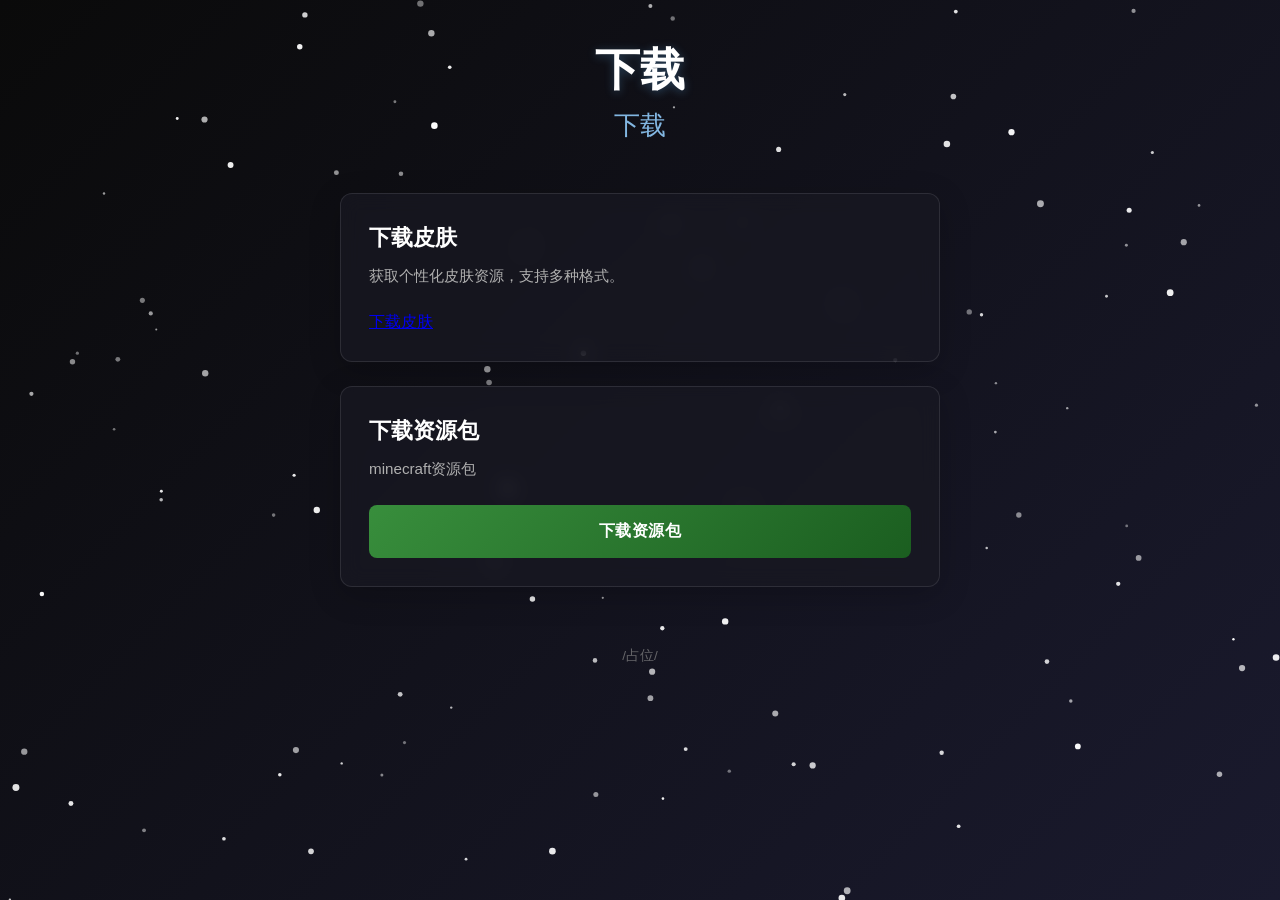
<file: Download/index.html>
<!DOCTYPE html>
<html lang="zh-CN">
<head>
    <meta charset="UTF-8">
    <meta name="viewport" content="width=device-width, initial-scale=1.0">
    <title>下载</title>
    <style>
        * { margin: 0; padding: 0; box-sizing: border-box; }
        
        body {
            background: linear-gradient(135deg, #0a0a0a 0%, #1a1a2e 100%);
            color: #e0e0e0;
            font-family: -apple-system, BlinkMacSystemFont, "Segoe UI", sans-serif;
            min-height: 100vh;
            display: flex;
            flex-direction: column;
            align-items: center;
            padding: 40px 20px;
            position: relative;
            overflow-x: hidden;
        }
        
        #snowCanvas {
            position: fixed;
            top: 0;
            left: 0;
            width: 100%;
            height: 100%;
            pointer-events: none;
            z-index: 1;
        }
        
        .container { 
            max-width: 600px; 
            width: 100%;
            position: relative;
            z-index: 2;
        }
        
        h1 {
            text-align: center;
            font-size: 2.8rem;
            color: #ffffff;
            margin-bottom: 8px;
            font-weight: 700;
            text-shadow: 0 2px 10px rgba(100, 181, 246, 0.3);
        }
        
        h2 {
            text-align: center;
            font-size: 1.6rem;
            color: #90caf9;
            margin-bottom: 50px;
            font-weight: 400;
            opacity: 0.9;
        }
        
        .download-list { 
            display: flex; 
            flex-direction: column; 
            gap: 24px; 
        }
        
        .download-item {
            background: rgba(25, 25, 35, 0.7);
            border: 1px solid rgba(255, 255, 255, 0.1);
            border-radius: 12px;
            padding: 28px;
            backdrop-filter: blur(10px);
            box-shadow: 0 8px 32px rgba(0, 0, 0, 0.2);
            transition: transform 0.2s, box-shadow 0.2s;
        }
        
        .download-item:hover {
            transform: translateY(-2px);
            box-shadow: 0 12px 40px rgba(0, 0, 0, 0.3);
        }
        
        .download-item h3 {
            font-size: 1.4rem;
            color: #ffffff;
            margin-bottom: 12px;
            font-weight: 600;
        }
        
        .download-item p {
            color: #b0b0b0;
            font-size: 0.95rem;
            margin-bottom: 24px;
            line-height: 1.5;
        }
        
        .download-btn {
            display: block;
            width: 100%;
            padding: 16px;
            border: none;
            border-radius: 8px;
            font-size: 1rem;
            font-weight: 600;
            cursor: pointer;
            text-align: center;
            text-decoration: none;
            transition: all 0.2s;
            letter-spacing: 0.5px;
        }
        
        .download-btn:hover {
            opacity: 0.9;
            transform: scale(1.02);
        }
        
        .skin-btn {
            background: linear-gradient(135deg, #d32f2f 0%, #b71c1c 100%);
            color: white;
        }
        
        .resource-btn {
            background: linear-gradient(135deg, #388e3c 0%, #1b5e20 100%);
            color: white;
        }
        
        footer {
            margin-top: 60px;
            color: #888;
            font-size: 0.85rem;
            text-align: center;
            opacity: 0.7;
        }
        
        @media (max-width: 480px) {
            h1 { font-size: 2.2rem; }
            h2 { font-size: 1.4rem; }
            .download-item { padding: 20px; }
        }
    </style>
</head>
<body>
    <canvas id="snowCanvas"></canvas>
    
    <div class="container">
        <h1>下载</h1>
        <h2>下载</h2>
        
        <div class="download-list">
            <div class="download-item">
                <h3>下载皮肤</h3>
                <p>获取个性化皮肤资源，支持多种格式。</p>
                <a href="https://release-assets.githubusercontent.com/github-production-release-asset/1240518982/ee1052d7-e554-4619-8ad2-e153c4b5940f?sp=r&sv=2018-11-09&sr=b&spr=https&se=2026-05-[...]
                   class="download-btn skin-btn" 
                   id="skinBtn"
                   target="_blank"
                   rel="noopener noreferrer">下载皮肤</a>
            </div>
            
            <div class="download-item">
                <h3>下载资源包</h3>
                <p>minecraft资源包</p>
                <a href="https://github.com/user-attachments/files/27851829/YuAnPaCk.zip" 
                   class="download-btn resource-btn" 
                   id="resourceBtn"
                   target="_blank"
                   rel="noopener noreferrer">下载资源包</a>
            </div>
        </div>
        
        <footer>
            <p>/占位/</p>
        </footer>
    </div>
    
    <script>
        const canvas = document.getElementById('snowCanvas');
        const ctx = canvas.getContext('2d');
        let snowflakes = [];
        let animationId = null;
        
        function resizeCanvas() {
            canvas.width = window.innerWidth;
            canvas.height = window.innerHeight;
        }
        
        class Snowflake {
            constructor() {
                this.x = Math.random() * canvas.width;
                this.y = Math.random() * canvas.height;
                this.size = Math.random() * 2.5 + 1;
                this.speed = Math.random() * 0.8 + 0.4;
                this.wind = Math.random() * 0.4 - 0.2;
                this.opacity = Math.random() * 0.6 + 0.4;
            }
            
            update() {
                this.y += this.speed;
                this.x += this.wind;
                
                if (this.y > canvas.height) {
                    this.y = 0;
                    this.x = Math.random() * canvas.width;
                }
                
                if (this.x > canvas.width) this.x = 0;
                if (this.x < 0) this.x = canvas.width;
            }
            
            draw() {
                ctx.beginPath();
                ctx.arc(this.x, this.y, this.size, 0, Math.PI * 2);
                ctx.fillStyle = `rgba(255, 255, 255, ${this.opacity})`;
                ctx.fill();
            }
        }
        
        function initSnow() {
            snowflakes = [];
            const count = Math.min(120, Math.floor(canvas.width * canvas.height / 10000));
            
            for (let i = 0; i < count; i++) {
                snowflakes.push(new Snowflake());
            }
        }
        
        function animate() {
            ctx.clearRect(0, 0, canvas.width, canvas.height);
            
            for (let flake of snowflakes) {
                flake.update();
                flake.draw();
            }
            
            animationId = requestAnimationFrame(animate);
        }
        
        function setupAnimation() {
            if (animationId) cancelAnimationFrame(animationId);
            resizeCanvas();
            initSnow();
            animate();
        }
        
        setupAnimation();
        
        window.addEventListener('resize', setupAnimation);
        window.addEventListener('visibilitychange', () => {
            if (!document.hidden) setupAnimation();
        });
    </script>
</body>
</html>
</file>
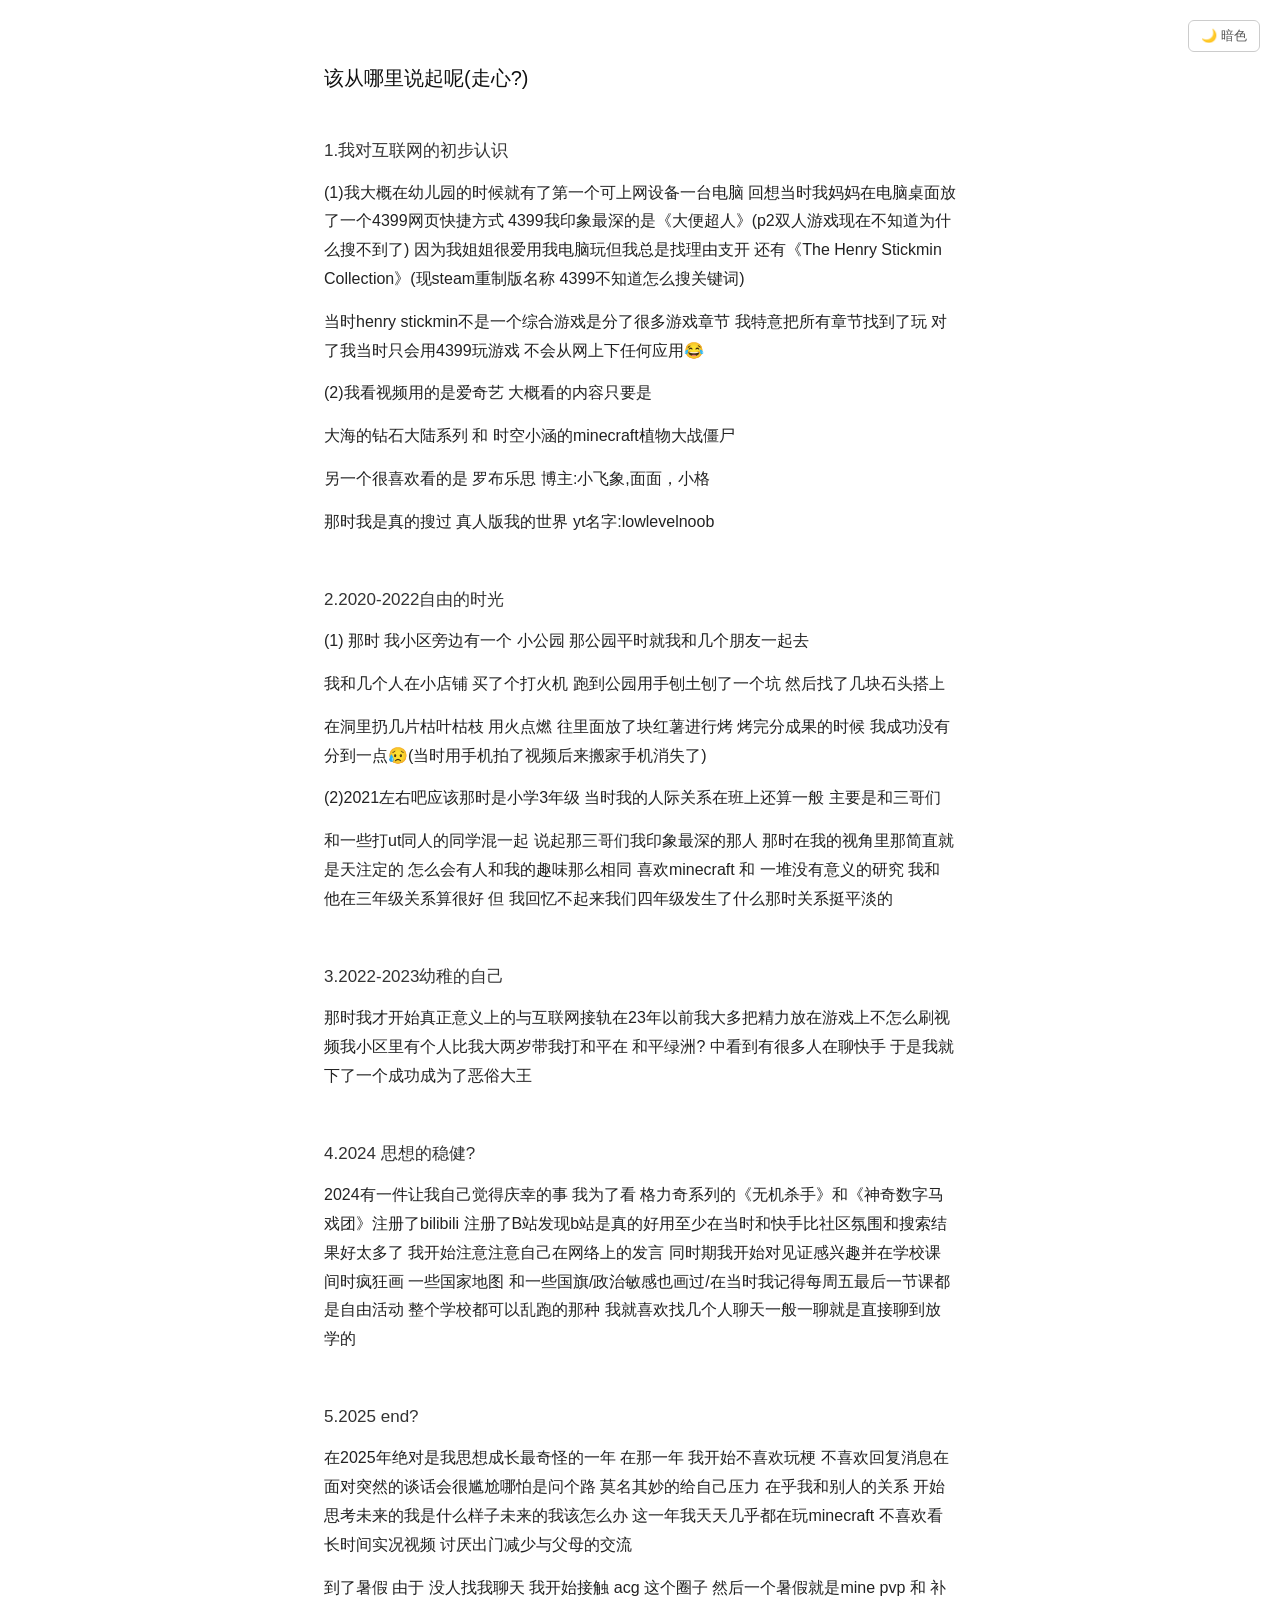
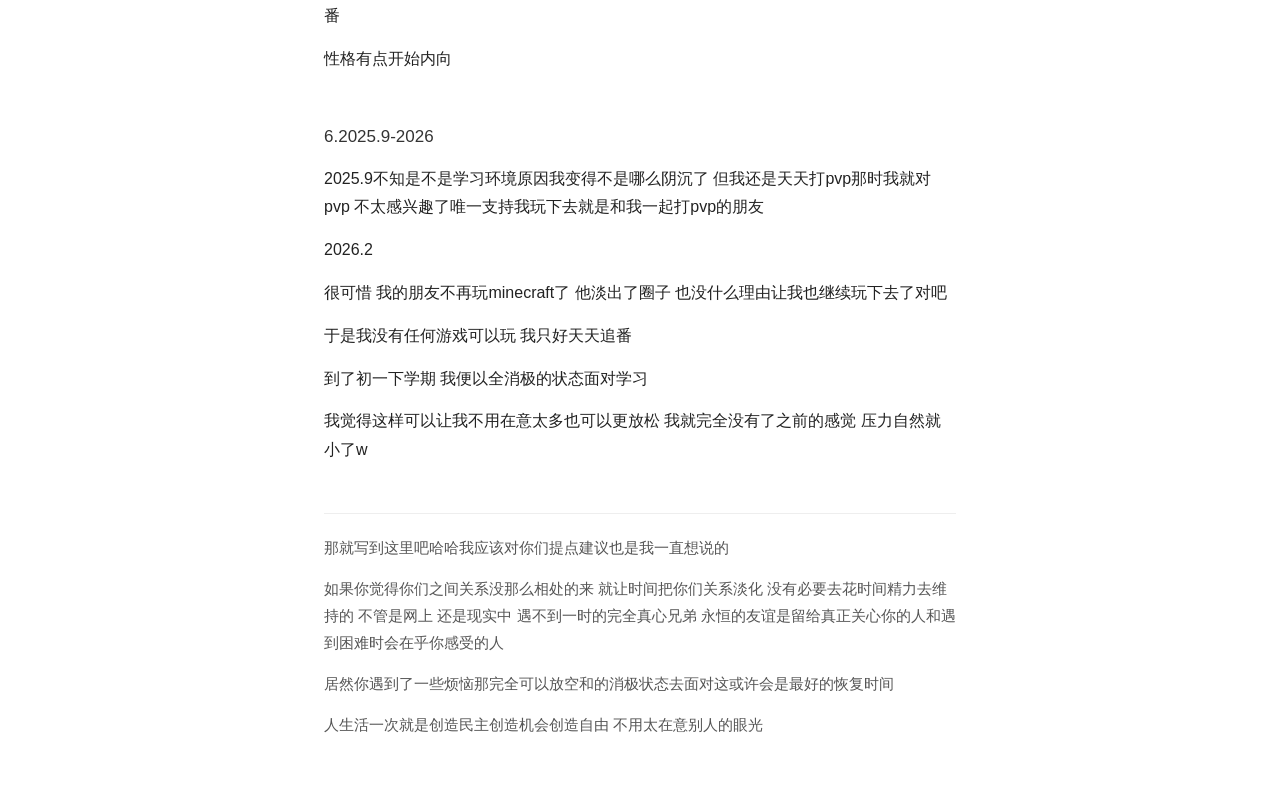
<file: story/index.html>
<!DOCTYPE html>
<html lang="zh-CN">
<head>
    <meta charset="UTF-8">
    <meta name="viewport" content="width=device-width, initial-scale=1.0">
    <title>回忆</title>
    <style>
        * {
            margin: 0;
            padding: 0;
            box-sizing: border-box;
        }
        body {
            background: #fff;
            color: #222;
            font-family: -apple-system, BlinkMacSystemFont, "Segoe UI", Roboto, "Helvetica Neue", Arial, sans-serif;
            line-height: 1.8;
            font-size: 16px;
            max-width: 680px;
            margin: 0 auto;
            padding: 60px 24px;
            transition: background 0.2s, color 0.2s;
        }
        h1 {
            font-size: 20px;
            font-weight: 500;
            margin-bottom: 40px;
            color: #111;
        }
        h2 {
            font-size: 17px;
            font-weight: 500;
            margin-top: 36px;
            margin-bottom: 12px;
            color: #333;
        }
        p {
            margin-bottom: 14px;
        }
        .section {
            margin-bottom: 48px;
        }
        .note-end {
            margin-top: 40px;
            padding-top: 20px;
            border-top: 1px solid #eee;
            font-size: 15px;
            color: #555;
        }
        body.dark {
            background: #1a1a1a;
            color: #e0e0e0;
        }
        body.dark h1 { color: #fff; }
        body.dark h2 { color: #ccc; }
        body.dark .note-end { border-top-color: #333; color: #888; }
        .toggle {
            position: fixed;
            top: 20px;
            right: 20px;
            background: none;
            border: 1px solid #ccc;
            border-radius: 6px;
            padding: 6px 12px;
            font-size: 13px;
            cursor: pointer;
            color: #555;
            transition: all 0.2s;
        }
        .toggle:hover {
            background: #f5f5f5;
        }
        body.dark .toggle {
            border-color: #444;
            color: #aaa;
        }
        body.dark .toggle:hover {
            background: #2a2a2a;
        }
    </style>
</head>
<body>

<button class="toggle" onclick="toggleDark()">🌙 暗色</button>

<h1>该从哪里说起呢(走心?)</h1>

<div class="section">
    <h2>1.我对互联网的初步认识</h2>
    <p>(1)我大概在幼儿园的时候就有了第一个可上网设备一台电脑 回想当时我妈妈在电脑桌面放了一个4399网页快捷方式 4399我印象最深的是《大便超人》(p2双人游戏现在不知道为什么搜不到了) 因为我姐姐很爱用我电脑玩但我总是找理由支开 还有《The Henry Stickmin Collection》(现steam重制版名称 4399不知道怎么搜关键词)</p>
    <p>当时henry stickmin不是一个综合游戏是分了很多游戏章节 我特意把所有章节找到了玩 对了我当时只会用4399玩游戏 不会从网上下任何应用😂</p>
    <p>(2)我看视频用的是爱奇艺 大概看的内容只要是</p>
    <p>大海的钻石大陆系列 和 时空小涵的minecraft植物大战僵尸</p>
    <p>另一个很喜欢看的是 罗布乐思 博主:小飞象,面面，小格</p>
    <p>那时我是真的搜过 真人版我的世界 yt名字:lowlevelnoob</p>
</div>

<div class="section">
    <h2>2.2020-2022自由的时光</h2>
    <p>(1) 那时 我小区旁边有一个 小公园 那公园平时就我和几个朋友一起去</p>
    <p>我和几个人在小店铺 买了个打火机 跑到公园用手刨土刨了一个坑 然后找了几块石头搭上</p>
    <p>在洞里扔几片枯叶枯枝 用火点燃 往里面放了块红薯进行烤 烤完分成果的时候 我成功没有分到一点😥(当时用手机拍了视频后来搬家手机消失了)</p>
    <p>(2)2021左右吧应该那时是小学3年级 当时我的人际关系在班上还算一般 主要是和三哥们</p>
    <p>和一些打ut同人的同学混一起 说起那三哥们我印象最深的那人 那时在我的视角里那简直就是天注定的 怎么会有人和我的趣味那么相同 喜欢minecraft 和 一堆没有意义的研究 我和他在三年级关系算很好 但 我回忆不起来我们四年级发生了什么那时关系挺平淡的</p>
</div>

<div class="section">
    <h2>3.2022-2023幼稚的自己</h2>
    <p>那时我才开始真正意义上的与互联网接轨在23年以前我大多把精力放在游戏上不怎么刷视频我小区里有个人比我大两岁带我打和平在 和平绿洲? 中看到有很多人在聊快手 于是我就下了一个成功成为了恶俗大王</p>
</div>

<div class="section">
    <h2>4.2024 思想的稳健?</h2>
    <p>2024有一件让我自己觉得庆幸的事 我为了看 格力奇系列的《无机杀手》和《神奇数字马戏团》注册了bilibili 注册了B站发现b站是真的好用至少在当时和快手比社区氛围和搜索结果好太多了 我开始注意注意自己在网络上的发言 同时期我开始对见证感兴趣并在学校课间时疯狂画 一些国家地图 和一些国旗/政治敏感也画过/在当时我记得每周五最后一节课都是自由活动 整个学校都可以乱跑的那种  我就喜欢找几个人聊天一般一聊就是直接聊到放学的</p>
</div>

<div class="section">
    <h2>5.2025 end?</h2>
    <p>在2025年绝对是我思想成长最奇怪的一年 在那一年 我开始不喜欢玩梗 不喜欢回复消息在面对突然的谈话会很尴尬哪怕是问个路 莫名其妙的给自己压力 在乎我和别人的关系 开始思考未来的我是什么样子未来的我该怎么办 这一年我天天几乎都在玩minecraft 不喜欢看长时间实况视频 讨厌出门减少与父母的交流</p>
    <p>到了暑假 由于 没人找我聊天 我开始接触 acg 这个圈子 然后一个暑假就是mine pvp 和 补番</p>
    <p>性格有点开始内向</p>
</div>

<div class="section">
    <h2>6.2025.9-2026</h2>
    <p>2025.9不知是不是学习环境原因我变得不是哪么阴沉了 但我还是天天打pvp那时我就对pvp 不太感兴趣了唯一支持我玩下去就是和我一起打pvp的朋友</p>
    <p>2026.2</p>
    <p>很可惜 我的朋友不再玩minecraft了 他淡出了圈子 也没什么理由让我也继续玩下去了对吧</p>
    <p>于是我没有任何游戏可以玩 我只好天天追番</p>
    <p>到了初一下学期 我便以全消极的状态面对学习</p>
    <p>我觉得这样可以让我不用在意太多也可以更放松 我就完全没有了之前的感觉 压力自然就小了w</p>
</div>

<div class="note-end">
    <p>那就写到这里吧哈哈我应该对你们提点建议也是我一直想说的</p>
    <p>如果你觉得你们之间关系没那么相处的来 就让时间把你们关系淡化 没有必要去花时间精力去维持的 不管是网上 还是现实中 遇不到一时的完全真心兄弟 永恒的友谊是留给真正关心你的人和遇到困难时会在乎你感受的人</p>
    <p>居然你遇到了一些烦恼那完全可以放空和的消极状态去面对这或许会是最好的恢复时间</p>
    <p>人生活一次就是创造民主创造机会创造自由 不用太在意别人的眼光</p>
</div>

<script>
    function toggleDark() {
        document.body.classList.toggle('dark');
        const btn = document.querySelector('.toggle');
        btn.textContent = document.body.classList.contains('dark') ? '☀️ 亮色' : '🌙 暗色';
    }
</script>

</body>
</html>
</file>
